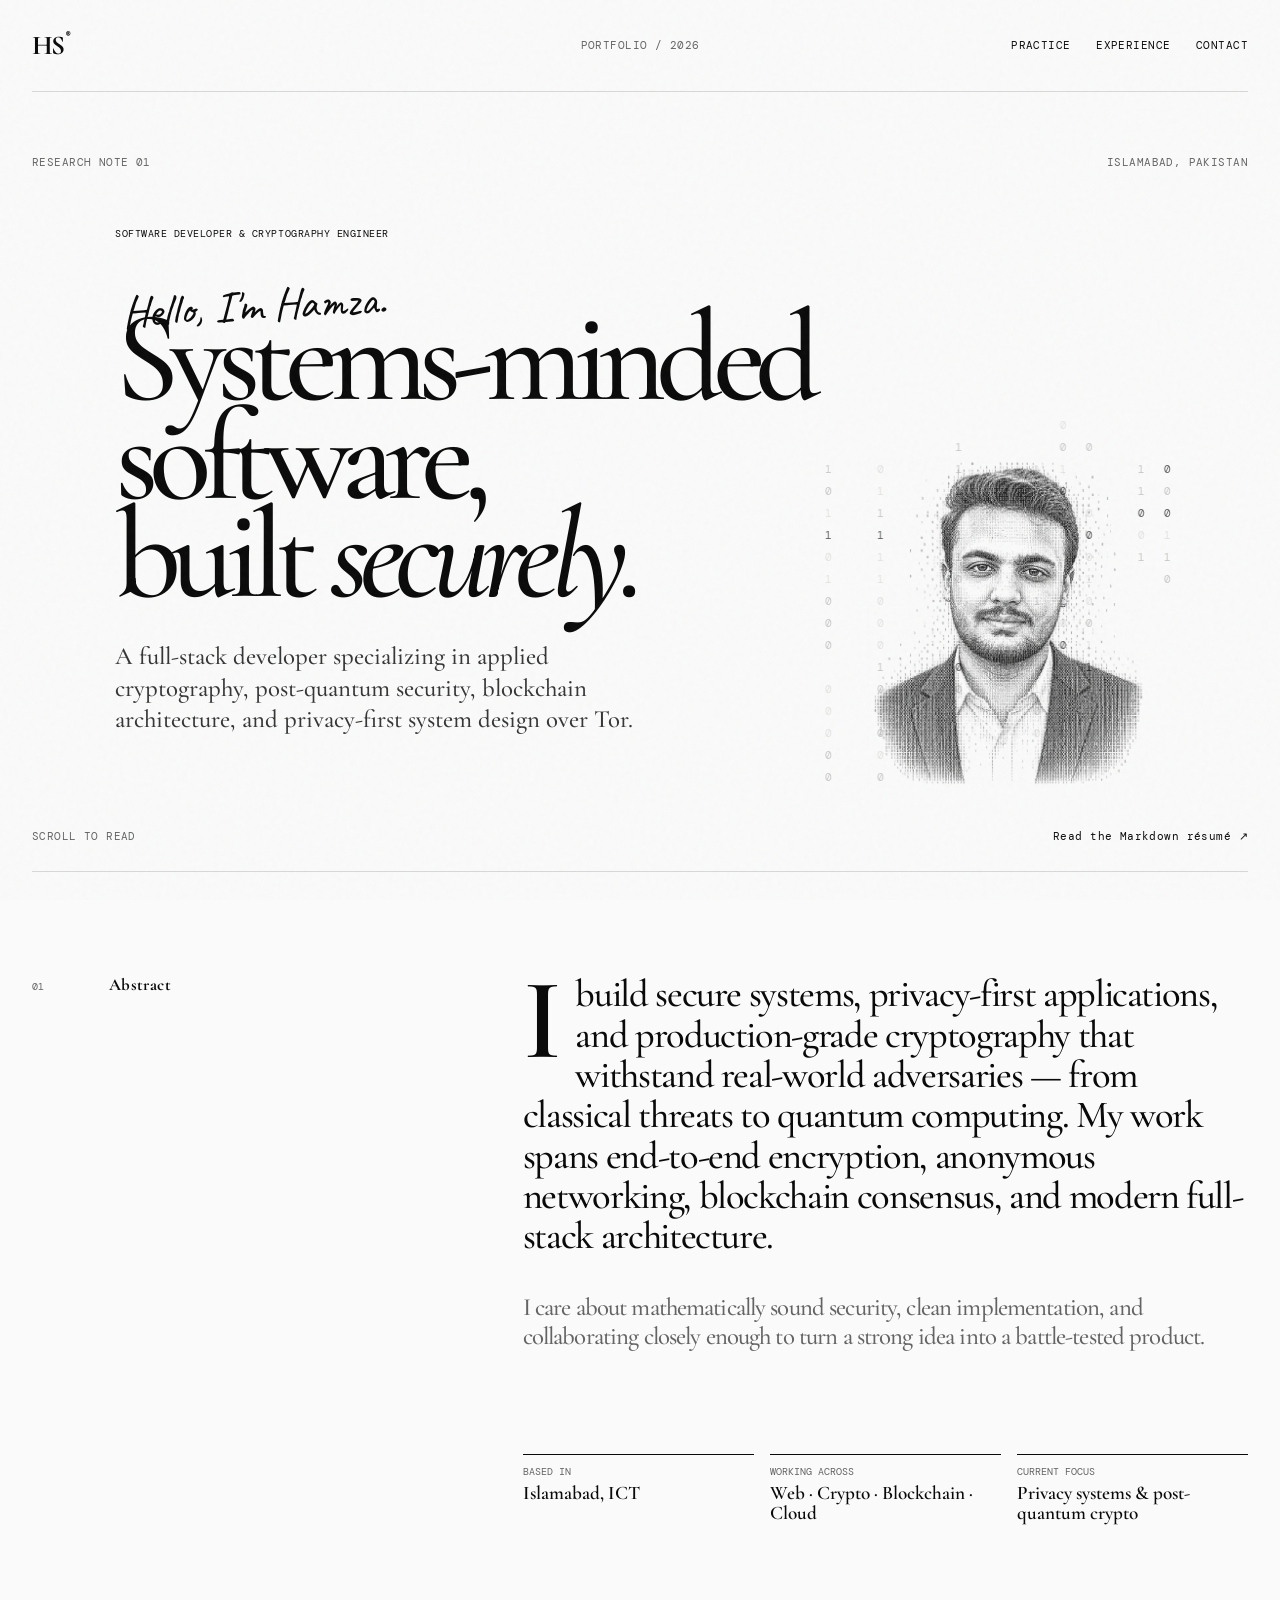
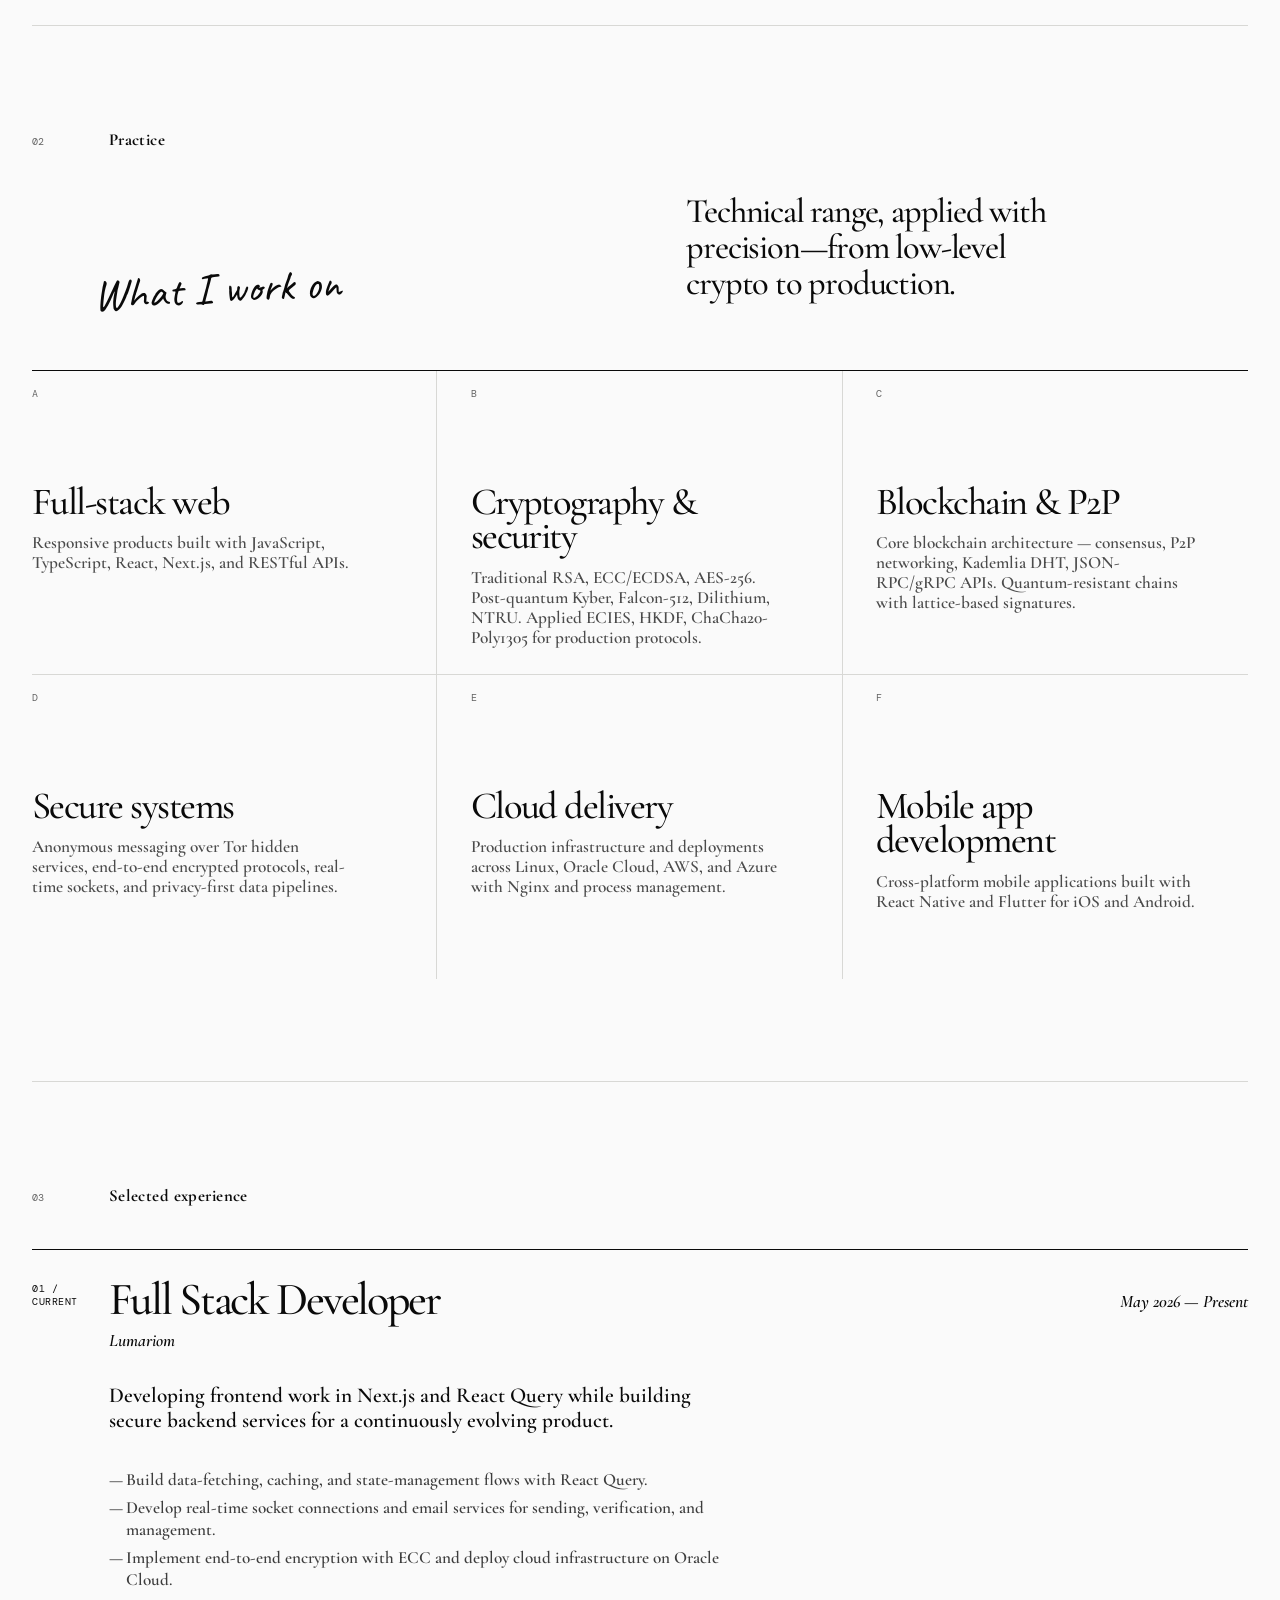
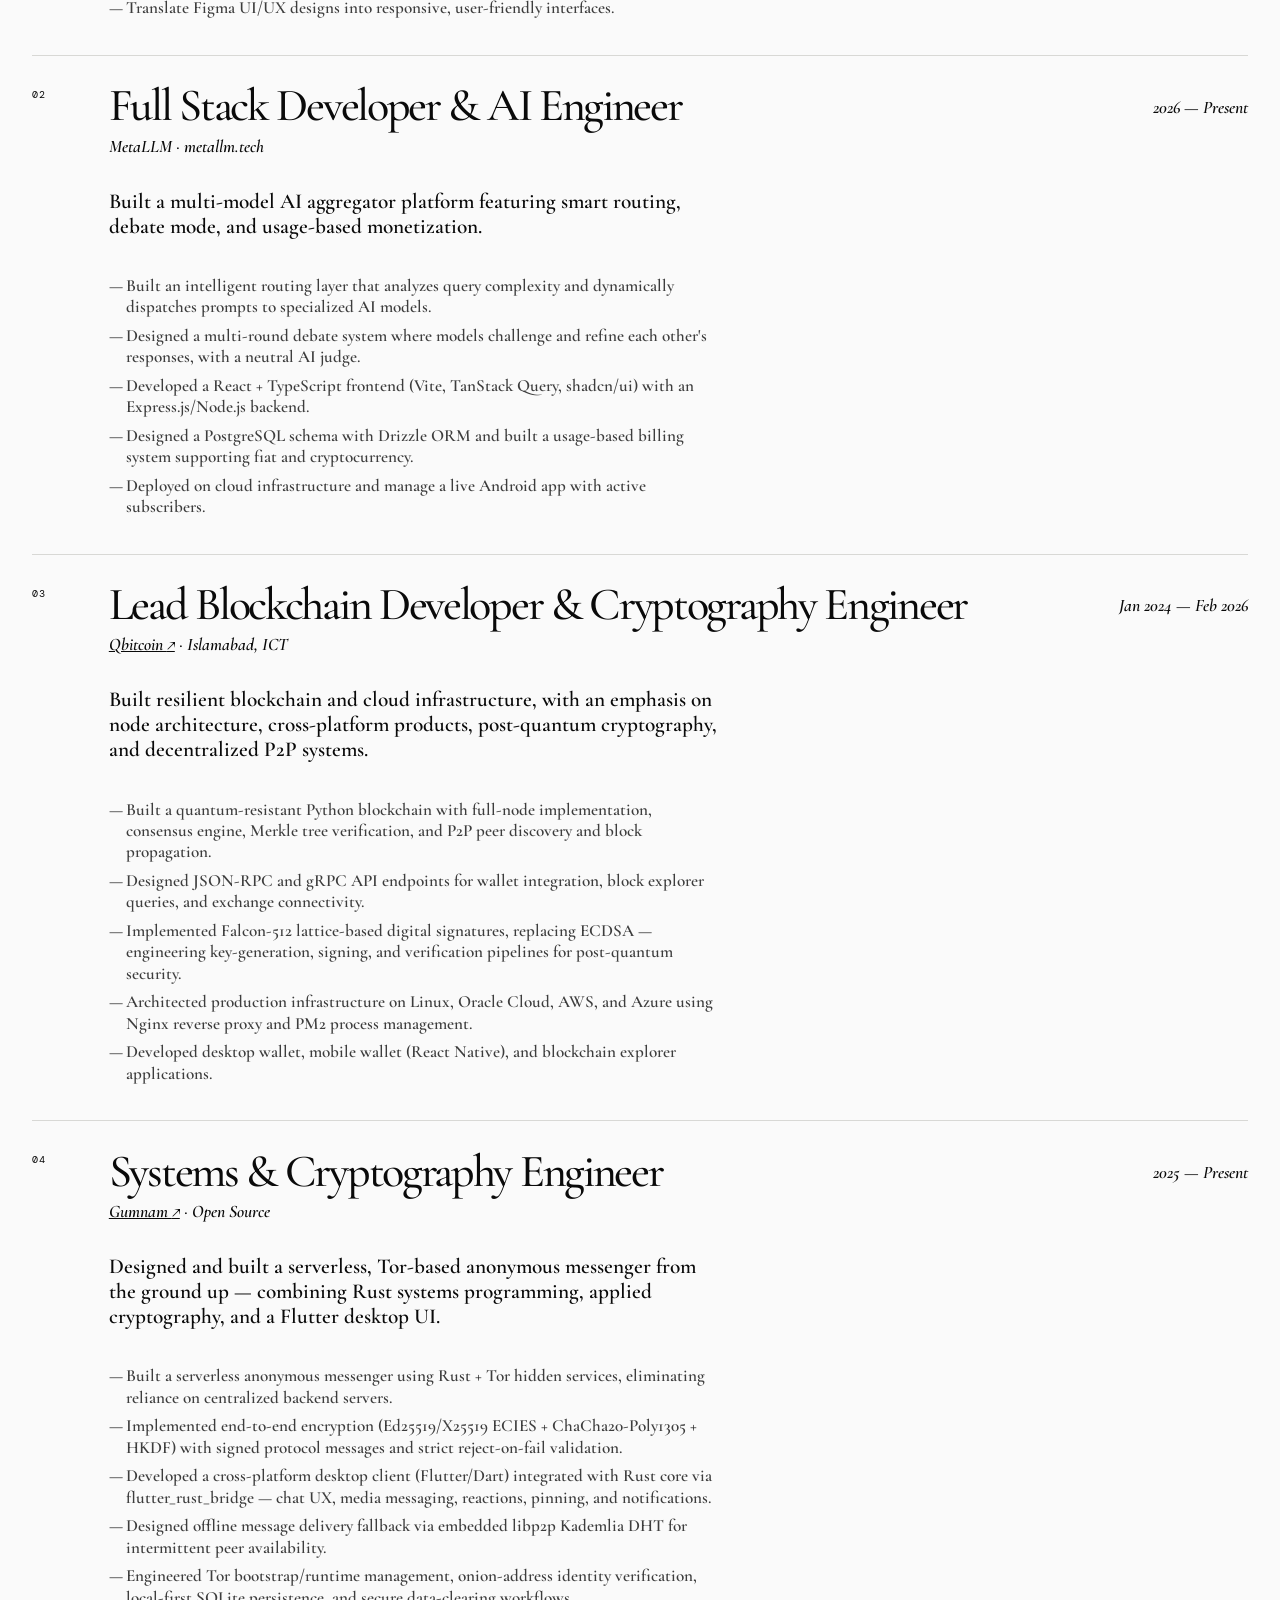
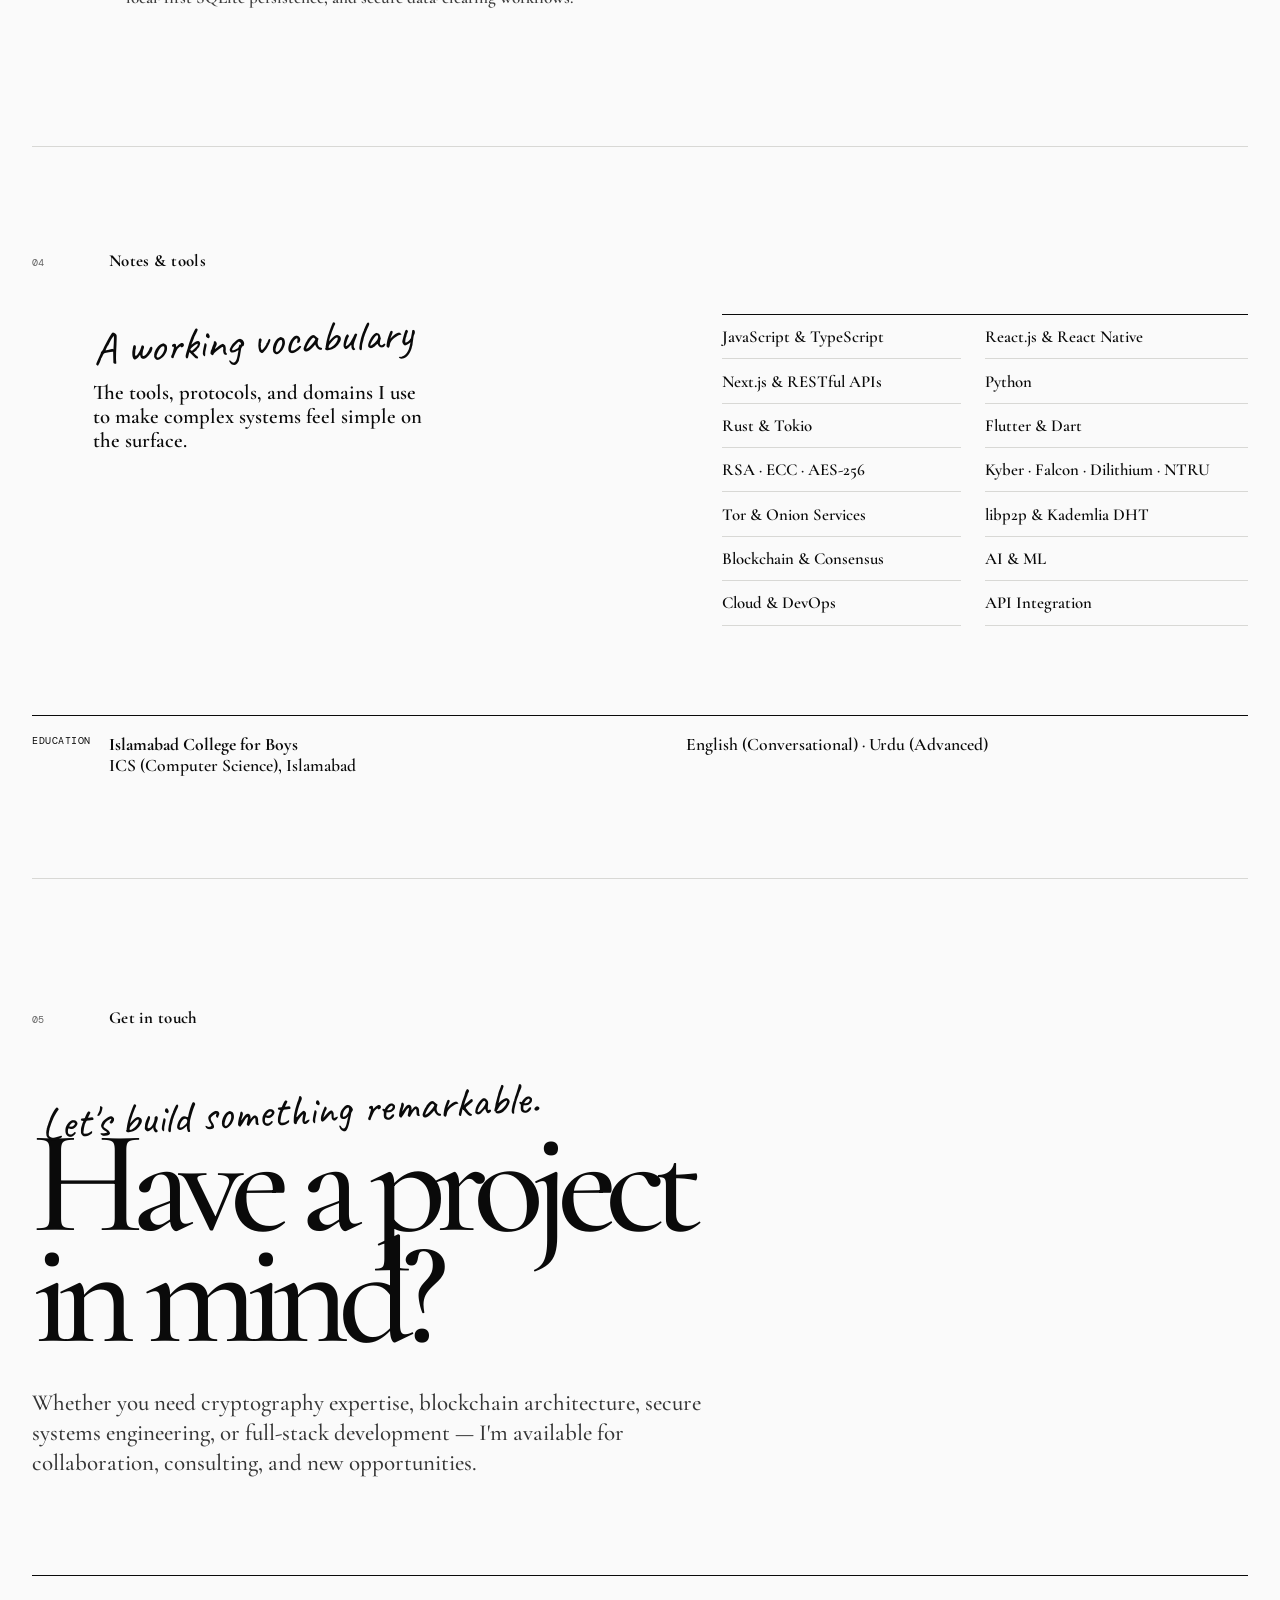
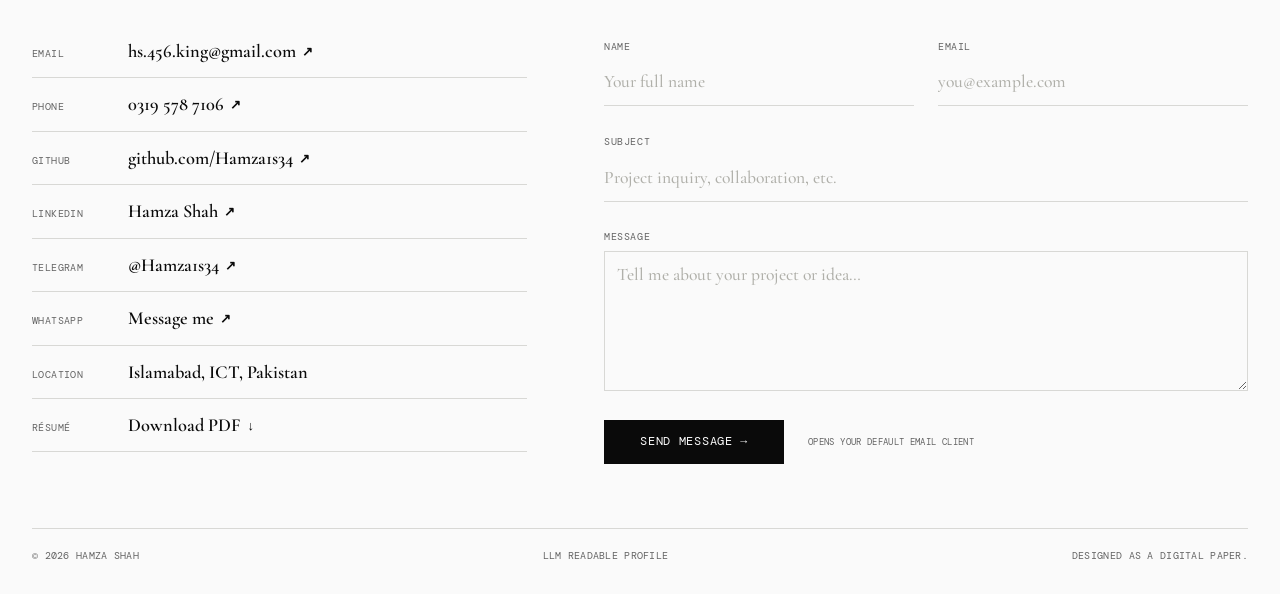
<file: index.html>
<!doctype html>
<html lang="en">
  <head>
    <meta charset="UTF-8" />
    <meta name="viewport" content="width=device-width, initial-scale=1.0" />
    <meta
      name="description"
      content="Hamza Shah — Software Developer & Cryptography Engineer in Islamabad. Expertise in Rust, Tor, post-quantum cryptography (Kyber, Falcon, Dilithium, NTRU), blockchain architecture, and full-stack development."
    />
    <meta
      name="keywords"
      content="Hamza Shah, software developer, cryptography engineer, Rust developer, post-quantum cryptography, Kyber, Falcon-512, Dilithium, NTRU, RSA, ECC, AES, blockchain developer, Tor developer, anonymous messenger, P2P networking, full-stack developer, Islamabad, Pakistan"
    />
    <meta name="author" content="Hamza Shah" />
    <meta name="theme-color" content="#fafafa" />
    <meta name="robots" content="index, follow" />
    <link rel="canonical" href="https://hamza1s34.github.io/hamza-web/" />

    <!-- Open Graph -->
    <meta property="og:title" content="Hamza Shah — Software Developer & Cryptography Engineer" />
    <meta property="og:description" content="Systems-minded software engineer with deep expertise in applied cryptography, post-quantum security, blockchain architecture, and privacy-first system design." />
    <meta property="og:type" content="website" />
    <meta property="og:url" content="https://hamza1s34.github.io/hamza-web/" />
    <meta property="og:locale" content="en_US" />

    <!-- Twitter Card -->
    <meta name="twitter:card" content="summary" />
    <meta name="twitter:title" content="Hamza Shah — Software Developer & Cryptography Engineer" />
    <meta name="twitter:description" content="Rust · Tor · Post-Quantum Cryptography · Blockchain · Full-Stack — building secure, privacy-first systems." />

    <title>Hamza Shah — Software Developer & Cryptography Engineer</title>
    <link rel="preconnect" href="https://fonts.googleapis.com" />
    <link rel="preconnect" href="https://fonts.gstatic.com" crossorigin />
    <link
      href="https://fonts.googleapis.com/css2?family=Caveat:wght@500;600&family=Cormorant+Garamond:ital,wght@0,500;0,600;0,700;1,500;1,600&family=DM+Mono:wght@400;500&family=Inter:wght@400;500;600&display=swap"
      rel="stylesheet"
    />
    <link rel="stylesheet" href="styles.css" />
    <link rel="icon" type="image/svg+xml" href="favicon.svg" />

    <!-- JSON-LD Structured Data -->
    <script type="application/ld+json">
    {
      "@context": "https://schema.org",
      "@type": "Person",
      "name": "Hamza Shah",
      "jobTitle": "Software Developer & Cryptography Engineer",
      "url": "https://hamza1s34.github.io/hamza-web/",
      "email": "hs.456.king@gmail.com",
      "telephone": "+92-319-5787106",
      "address": {
        "@type": "PostalAddress",
        "addressLocality": "Islamabad",
        "addressRegion": "ICT",
        "addressCountry": "PK"
      },
      "sameAs": [
        "https://github.com/Hamza1s34",
        "https://www.linkedin.com/in/hamza-shah-2b510929a/",
        "https://t.me/Hamza1s34"
      ],
      "knowsAbout": [
        "Cryptography", "Post-Quantum Cryptography", "Kyber", "Falcon-512",
        "Dilithium", "NTRU", "RSA", "ECC", "AES", "Blockchain",
        "Rust", "Tor", "P2P Networking", "Full-Stack Development",
        "Flutter", "React Native", "React", "Next.js", "Python", "AI Engineering"
      ],
      "alumniOf": {
        "@type": "EducationalOrganization",
        "name": "Islamabad College for Boys"
      },
      "worksFor": [
        {
          "@type": "Organization",
          "name": "MetaLLM",
          "url": "https://metallm.tech",
          "description": "Multi-model AI aggregator platform with intelligent routing, debate mode, and usage-based monetization."
        },
        {
          "@type": "Organization",
          "name": "Lumariom"
        }
      ],
      "creator": [
        {
          "@type": "SoftwareApplication",
          "name": "Qbitcoin",
          "url": "https://github.com/Hamza1s34/Qbitcoin",
          "description": "Quantum-resistant blockchain built in Python with Falcon-512 post-quantum signatures, full-node implementation, Kademlia P2P, and JSON-RPC/gRPC APIs.",
          "applicationCategory": "Blockchain",
          "operatingSystem": "Linux, Windows, macOS"
        },
        {
          "@type": "SoftwareApplication",
          "name": "Gumnam",
          "url": "https://github.com/Hamza1s34/Gumnam",
          "description": "Serverless, Tor-based anonymous messenger built in Rust with end-to-end encryption (Ed25519/X25519 ECIES, ChaCha20-Poly1305) and a Flutter desktop UI.",
          "applicationCategory": "Communication",
          "operatingSystem": "Linux, Windows, macOS"
        }
      ]
    }
    </script>
  </head>
  <body>
    <a class="skip-link" href="#main-content">Skip to content</a>

    <div class="film-grain" aria-hidden="true"></div>

    <header class="site-header">
      <a class="wordmark" href="#top" aria-label="Hamza Shah, home">HS<span>®</span></a>
      <p class="issue">Portfolio / 2026</p>
      <nav aria-label="Primary navigation">
        <a href="#practice">Practice</a>
        <a href="#experience">Experience</a>
        <a href="#contact">Contact</a>
      </nav>
    </header>

    <main id="main-content">
      <section class="hero paper-section" id="top" aria-labelledby="page-title">
        <div class="hero-meta">
          <p>Research note 01</p>
          <p>Islamabad, Pakistan</p>
        </div>

        <div class="hero-copy">
          <p class="kicker">Software Developer &amp; Cryptography Engineer</p>
          <p class="handwritten">Hello, I'm Hamza.</p>
          <h1 id="page-title">Systems-minded software,<br />built <em>securely.</em></h1>
          <div class="hero-body-row">
            <p class="lede">
              A full-stack developer specializing in applied cryptography, post-quantum security,
              blockchain architecture, and privacy-first system design over Tor.
            </p>
            <div class="hero-portrait-wrap">
              <canvas id="hero-binary-rain" class="hero-binary-rain" aria-hidden="true"></canvas>
              <img
                src="myphoto0.png"
                alt="Hamza Shah binary code portrait"
                class="hero-portrait"
                width="340"
                height="400"
                fetchpriority="high"
              />
            </div>
          </div>
        </div>

        <div class="hero-footnote">
          <p>Scroll to read</p>
          <a href="resume.md" class="source-link">Read the Markdown résumé <span aria-hidden="true">↗</span></a>
        </div>
      </section>

      <section class="abstract paper-section" aria-labelledby="abstract-title">
        <div class="section-label">
          <span>01</span>
          <h2 id="abstract-title">Abstract</h2>
        </div>
        <div class="abstract-copy">
          <p class="drop-cap">
            I build secure systems, privacy-first applications, and production-grade cryptography
            that withstand real-world adversaries — from classical threats to quantum computing.
            My work spans end-to-end encryption, anonymous networking, blockchain consensus, and
            modern full-stack architecture.
          </p>
          <p>
            I care about mathematically sound security, clean implementation, and collaborating
            closely enough to turn a strong idea into a battle-tested product.
          </p>
        </div>
        <dl class="facts">
          <div>
            <dt>Based in</dt>
            <dd>Islamabad, ICT</dd>
          </div>
          <div>
            <dt>Working across</dt>
            <dd>Web · Crypto · Blockchain · Cloud</dd>
          </div>
          <div>
            <dt>Current focus</dt>
            <dd>Privacy systems &amp; post-quantum crypto</dd>
          </div>
        </dl>
      </section>

      <section class="practice paper-section" id="practice" aria-labelledby="practice-title">
        <div class="section-label">
          <span>02</span>
          <h2 id="practice-title">Practice</h2>
        </div>
        <div class="practice-intro">
          <p class="handwritten">What I work on</p>
          <p>Technical range, applied with precision—from low-level crypto to production.</p>
        </div>
        <div class="practice-grid">
          <article>
            <p class="card-number">A</p>
            <h3>Full-stack web</h3>
            <p>Responsive products built with JavaScript, TypeScript, React, Next.js, and RESTful APIs.</p>
          </article>
          <article>
            <p class="card-number">B</p>
            <h3>Cryptography &amp; security</h3>
            <p>Traditional RSA, ECC/ECDSA, AES-256. Post-quantum Kyber, Falcon-512, Dilithium, NTRU. Applied ECIES, HKDF, ChaCha20-Poly1305 for production protocols.</p>
          </article>
          <article>
            <p class="card-number">C</p>
            <h3>Blockchain &amp; P2P</h3>
            <p>Core blockchain architecture — consensus, P2P networking, Kademlia DHT, JSON-RPC/gRPC APIs. Quantum-resistant chains with lattice-based signatures.</p>
          </article>
          <article>
            <p class="card-number">D</p>
            <h3>Secure systems</h3>
            <p>Anonymous messaging over Tor hidden services, end-to-end encrypted protocols, real-time sockets, and privacy-first data pipelines.</p>
          </article>
          <article>
            <p class="card-number">E</p>
            <h3>Cloud delivery</h3>
            <p>Production infrastructure and deployments across Linux, Oracle Cloud, AWS, and Azure with Nginx and process management.</p>
          </article>
          <article>
            <p class="card-number">F</p>
            <h3>Mobile app development</h3>
            <p>Cross-platform mobile applications built with React Native and Flutter for iOS and Android.</p>
          </article>
        </div>
      </section>

      <section class="experience paper-section" id="experience" aria-labelledby="experience-title">
        <div class="section-label">
          <span>03</span>
          <h2 id="experience-title">Selected experience</h2>
        </div>

        <article class="role">
          <div class="role-heading">
            <p class="role-index">01 / Current</p>
            <div>
              <h3>Full Stack Developer</h3>
              <p class="company">Lumariom</p>
            </div>
            <p class="period">May 2026 — Present</p>
          </div>
          <div class="role-body">
            <p>
              Developing frontend work in Next.js and React Query while building secure backend
              services for a continuously evolving product.
            </p>
            <ul>
              <li>Build data-fetching, caching, and state-management flows with React Query.</li>
              <li>Develop real-time socket connections and email services for sending, verification, and management.</li>
              <li>Implement end-to-end encryption with ECC and deploy cloud infrastructure on Oracle Cloud.</li>
              <li>Translate Figma UI/UX designs into responsive, user-friendly interfaces.</li>
            </ul>
          </div>
        </article>

        <article class="role">
          <div class="role-heading">
            <p class="role-index">02</p>
            <div>
              <h3>Full Stack Developer &amp; AI Engineer</h3>
              <p class="company">MetaLLM · metallm.tech</p>
            </div>
            <p class="period">2026 — Present</p>
          </div>
          <div class="role-body">
            <p>
              Built a multi-model AI aggregator platform featuring smart routing, debate mode, and usage-based monetization.
            </p>
            <ul>
              <li>Built an intelligent routing layer that analyzes query complexity and dynamically dispatches prompts to specialized AI models.</li>
              <li>Designed a multi-round debate system where models challenge and refine each other's responses, with a neutral AI judge.</li>
              <li>Developed a React + TypeScript frontend (Vite, TanStack Query, shadcn/ui) with an Express.js/Node.js backend.</li>
              <li>Designed a PostgreSQL schema with Drizzle ORM and built a usage-based billing system supporting fiat and cryptocurrency.</li>
              <li>Deployed on cloud infrastructure and manage a live Android app with active subscribers.</li>
            </ul>
          </div>
        </article>

        <article class="role">
          <div class="role-heading">
            <p class="role-index">03</p>
            <div>
              <h3>Lead Blockchain Developer &amp; Cryptography Engineer</h3>
              <p class="company"><a href="https://github.com/Hamza1s34/Qbitcoin" target="_blank" rel="noreferrer">Qbitcoin <span aria-hidden="true">↗</span></a> · Islamabad, ICT</p>
            </div>
            <p class="period">Jan 2024 — Feb 2026</p>
          </div>
          <div class="role-body">
            <p>
              Built resilient blockchain and cloud infrastructure, with an emphasis on node
              architecture, cross-platform products, post-quantum cryptography, and decentralized P2P systems.
            </p>
            <ul>
              <li>Built a quantum-resistant Python blockchain with full-node implementation, consensus engine, Merkle tree verification, and P2P peer discovery and block propagation.</li>
              <li>Designed JSON-RPC and gRPC API endpoints for wallet integration, block explorer queries, and exchange connectivity.</li>
              <li>Implemented Falcon-512 lattice-based digital signatures, replacing ECDSA — engineering key-generation, signing, and verification pipelines for post-quantum security.</li>
              <li>Architected production infrastructure on Linux, Oracle Cloud, AWS, and Azure using Nginx reverse proxy and PM2 process management.</li>
              <li>Developed desktop wallet, mobile wallet (React Native), and blockchain explorer applications.</li>
            </ul>
          </div>
        </article>

        <article class="role">
          <div class="role-heading">
            <p class="role-index">04</p>
            <div>
              <h3>Systems &amp; Cryptography Engineer</h3>
              <p class="company"><a href="https://github.com/Hamza1s34/Gumnam" target="_blank" rel="noreferrer">Gumnam <span aria-hidden="true">↗</span></a> · Open Source</p>
            </div>
            <p class="period">2025 — Present</p>
          </div>
          <div class="role-body">
            <p>
              Designed and built a serverless, Tor-based anonymous messenger from the ground up —
              combining Rust systems programming, applied cryptography, and a Flutter desktop UI.
            </p>
            <ul>
              <li>Built a serverless anonymous messenger using Rust + Tor hidden services, eliminating reliance on centralized backend servers.</li>
              <li>Implemented end-to-end encryption (Ed25519/X25519 ECIES + ChaCha20-Poly1305 + HKDF) with signed protocol messages and strict reject-on-fail validation.</li>
              <li>Developed a cross-platform desktop client (Flutter/Dart) integrated with Rust core via flutter_rust_bridge — chat UX, media messaging, reactions, pinning, and notifications.</li>
              <li>Designed offline message delivery fallback via embedded libp2p Kademlia DHT for intermittent peer availability.</li>
              <li>Engineered Tor bootstrap/runtime management, onion-address identity verification, local-first SQLite persistence, and secure data-clearing workflows.</li>
            </ul>
          </div>
        </article>
      </section>

      <section class="notes paper-section" aria-labelledby="notes-title">
        <div class="section-label">
          <span>04</span>
          <h2 id="notes-title">Notes &amp; tools</h2>
        </div>
        <div class="notes-layout">
          <div>
            <p class="handwritten">A working vocabulary</p>
            <p class="notes-copy">The tools, protocols, and domains I use to make complex systems feel simple on the surface.</p>
          </div>
          <ul class="skills-list" aria-label="Technical skills">
            <li>JavaScript &amp; TypeScript</li>
            <li>React.js &amp; React Native</li>
            <li>Next.js &amp; RESTful APIs</li>
            <li>Python</li>
            <li>Rust &amp; Tokio</li>
            <li>Flutter &amp; Dart</li>
            <li>RSA · ECC · AES-256</li>
            <li>Kyber · Falcon · Dilithium · NTRU</li>
            <li>Tor &amp; Onion Services</li>
            <li>libp2p &amp; Kademlia DHT</li>
            <li>Blockchain &amp; Consensus</li>
            <li>AI &amp; ML</li>
            <li>Cloud &amp; DevOps</li>
            <li>API Integration</li>
          </ul>
        </div>
        <div class="education">
          <p class="role-index">Education</p>
          <p><strong>Islamabad College for Boys</strong><br />ICS (Computer Science), Islamabad</p>
          <p>English (Conversational) · Urdu (Advanced)</p>
        </div>
      </section>

      <section class="contact paper-section" id="contact" aria-labelledby="contact-title">
        <div class="section-label">
          <span>05</span>
          <h2 id="contact-title">Get in touch</h2>
        </div>

        <div class="contact-hero">
          <p class="handwritten">Let's build something remarkable.</p>
          <p class="contact-headline">Have a project<br />in mind?</p>
          <p class="contact-lede">
            Whether you need cryptography expertise, blockchain architecture, secure systems
            engineering, or full-stack development — I'm available for collaboration, consulting,
            and new opportunities.
          </p>
        </div>

        <div class="contact-grid">
          <dl class="contact-details" aria-label="Contact information">
            <div class="contact-item">
              <dt>Email</dt>
              <dd><a href="mailto:hs.456.king@gmail.com" id="contact-email-link">hs.456.king@gmail.com <span aria-hidden="true">↗</span></a></dd>
            </div>
            <div class="contact-item">
              <dt>Phone</dt>
              <dd><a href="tel:+923195787106" id="contact-phone-link">0319 578 7106 <span aria-hidden="true">↗</span></a></dd>
            </div>
            <div class="contact-item">
              <dt>GitHub</dt>
              <dd><a href="https://github.com/Hamza1s34" target="_blank" rel="noreferrer" id="contact-github-link">github.com/Hamza1s34 <span aria-hidden="true">↗</span></a></dd>
            </div>
            <div class="contact-item">
              <dt>LinkedIn</dt>
              <dd><a href="https://www.linkedin.com/in/hamza-shah-2b510929a/" target="_blank" rel="noreferrer" id="contact-linkedin-link">Hamza Shah <span aria-hidden="true">↗</span></a></dd>
            </div>
            <div class="contact-item">
              <dt>Telegram</dt>
              <dd><a href="https://t.me/Hamza1s34" target="_blank" rel="noreferrer" id="contact-telegram-link">@Hamza1s34 <span aria-hidden="true">↗</span></a></dd>
            </div>
            <div class="contact-item">
              <dt>WhatsApp</dt>
              <dd><a href="https://wa.me/923195787106" target="_blank" rel="noreferrer" id="contact-whatsapp-link">Message me <span aria-hidden="true">↗</span></a></dd>
            </div>
            <div class="contact-item">
              <dt>Location</dt>
              <dd>Islamabad, ICT, Pakistan</dd>
            </div>
            <div class="contact-item">
              <dt>Résumé</dt>
              <dd><a href="Hamza_Shah_Resume.pdf" target="_blank" id="contact-resume-link">Download PDF <span aria-hidden="true">↓</span></a></dd>
            </div>
          </dl>

          <form class="contact-form" id="contact-form" novalidate>
            <div class="form-group">
              <label for="cf-name">Name</label>
              <input type="text" id="cf-name" name="name" required autocomplete="name" placeholder="Your full name" />
            </div>
            <div class="form-group">
              <label for="cf-email">Email</label>
              <input type="email" id="cf-email" name="email" required autocomplete="email" placeholder="you@example.com" />
            </div>
            <div class="form-group form-group--full">
              <label for="cf-subject">Subject</label>
              <input type="text" id="cf-subject" name="subject" required placeholder="Project inquiry, collaboration, etc." />
            </div>
            <div class="form-group form-group--full">
              <label for="cf-message">Message</label>
              <textarea id="cf-message" name="message" rows="5" required placeholder="Tell me about your project or idea…"></textarea>
            </div>
            <div class="form-actions">
              <button type="submit" id="contact-submit">Send message <span aria-hidden="true">→</span></button>
              <p class="form-note">Opens your default email client</p>
            </div>
          </form>
        </div>
      </section>
    </main>

    <footer>
      <p>© <span id="year"></span> Hamza Shah</p>
      <a href="llms.txt">llm readable profile</a>
      <p>Designed as a digital paper.</p>
    </footer>

    <script src="script.js"></script>
  </body>
</html>
</file>
<file: styles.css>
:root {
  --paper: #fafafa;
  --paper-deep: #f3f3f1;
  --ink: #0a0a0a;
  --muted: #646464;
  --line: #d8d8d5;
  --accent: #1a1a2e;
  --serif: "Cormorant Garamond", Iowan Old Style, Baskerville, "Times New Roman", serif;
  --sans: Inter, Helvetica, Arial, sans-serif;
  --mono: "DM Mono", "SFMono-Regular", Consolas, monospace;
  --script: Caveat, "Bradley Hand", "Segoe Print", cursive;
}

* { box-sizing: border-box; }

html { scroll-behavior: smooth; }

body {
  min-width: 320px;
  margin: 0;
  color: var(--ink);
  background: var(--paper);
  font-family: var(--sans);
  -webkit-font-smoothing: antialiased;
}

a { color: inherit; }

.skip-link {
  position: fixed;
  z-index: 20;
  top: 0.75rem;
  left: 50%;
  padding: 0.55rem 0.75rem;
  background: var(--ink);
  color: var(--paper);
  transform: translate(-50%, -180%);
}

.skip-link:focus { transform: translate(-50%, 0); }

.film-grain {
  position: fixed;
  z-index: 8;
  inset: 0;
  pointer-events: none;
  opacity: 0.035;
  background-image: url("data:image/svg+xml,%3Csvg viewBox='0 0 180 180' xmlns='http://www.w3.org/2000/svg'%3E%3Cfilter id='n'%3E%3CfeTurbulence type='fractalNoise' baseFrequency='.95' numOctaves='4' stitchTiles='stitch'/%3E%3C/filter%3E%3Crect width='100%25' height='100%25' filter='url(%23n)' opacity='.95'/%3E%3C/svg%3E");
}

.site-header,
footer {
  width: min(1400px, calc(100% - 4rem));
  margin-inline: auto;
}

.site-header {
  display: grid;
  grid-template-columns: 1fr auto 1fr;
  align-items: center;
  min-height: 5.75rem;
  border-bottom: 1px solid var(--line);
  font-family: var(--mono);
  font-size: 0.66rem;
  letter-spacing: 0.04em;
  text-transform: uppercase;
}

.wordmark {
  width: max-content;
  font-family: var(--serif);
  font-size: 1.7rem;
  font-weight: 700;
  letter-spacing: -0.08em;
  text-decoration: none;
}

.wordmark span {
  margin-left: 0.18rem;
  font-family: var(--mono);
  font-size: 0.42rem;
  vertical-align: top;
}

.issue { margin: 0; color: var(--muted); }

nav {
  display: flex;
  justify-content: flex-end;
  gap: clamp(0.85rem, 2vw, 1.75rem);
}

nav a, .source-link, footer a {
  text-underline-offset: 0.22em;
  text-decoration-color: transparent;
  transition: text-decoration-color 180ms ease;
}

nav a:hover, nav a:focus-visible, .source-link:hover, .source-link:focus-visible, footer a:hover, footer a:focus-visible {
  text-decoration-color: currentColor;
}

.paper-section {
  width: min(1400px, calc(100% - 4rem));
  margin-inline: auto;
  border-bottom: 1px solid var(--line);
}

.hero {
  display: flex;
  min-height: min(780px, calc(100svh - 5.75rem));
  padding: clamp(2rem, 5vw, 5rem) 0 1.75rem;
  flex-direction: column;
  justify-content: space-between;
}

.hero-meta,
.hero-footnote {
  display: flex;
  justify-content: space-between;
  gap: 1rem;
  color: var(--muted);
  font-family: var(--mono);
  font-size: 0.66rem;
  letter-spacing: 0.04em;
  text-transform: uppercase;
}

.hero-meta p, .hero-footnote p { margin: 0; }

.hero-copy { max-width: 1060px; margin: 3.5rem auto 2.5rem; }

.kicker, .role-index, .card-number {
  margin: 0;
  font-family: var(--mono);
  font-size: 0.65rem;
  letter-spacing: 0.05em;
  text-transform: uppercase;
}

.handwritten {
  margin: 0;
  font-family: var(--script);
  font-size: clamp(1.65rem, 3.5vw, 3.2rem);
  line-height: 0.95;
  transform: rotate(-3deg);
}

.hero .handwritten { margin: 1.5rem 0 0.2rem 0.45rem; }

h1, h2, h3, p { text-wrap: pretty; }

h1, h2, h3 { font-family: var(--serif); }

h1 {
  max-width: 1050px;
  margin: 0;
  font-size: clamp(4.3rem, 10.1vw, 9.4rem);
  font-weight: 500;
  letter-spacing: -0.075em;
  line-height: 0.76;
}

h1 em { font-weight: 500; }

.lede {
  max-width: 560px;
  margin: 2.3rem 0 0;
  color: #353535;
  font-family: var(--serif);
  font-size: clamp(1.2rem, 2vw, 1.55rem);
  font-weight: 500;
  line-height: 1.28;
}

.hero-body-row {
  display: flex;
  align-items: flex-start;
  justify-content: space-between;
  gap: 2rem;
  margin-top: 2.3rem;
}

.hero-body-row .lede {
  margin-top: 0;
  flex: 1 1 500px;
  max-width: 560px;
}

.hero-portrait-wrap {
  flex: 0 0 auto;
  position: relative;
  margin-top: -11.5rem;
  margin-right: 1rem;
}

.hero-binary-rain {
  position: absolute;
  top: -50px;
  left: -50px;
  right: -50px;
  bottom: -30px;
  width: calc(100% + 100px);
  height: calc(100% + 80px);
  pointer-events: none;
  z-index: 0;
  opacity: 0.85;
}

.hero-portrait {
  position: relative;
  z-index: 1;
  width: clamp(200px, 22vw, 310px);
  height: auto;
  display: block;
  mix-blend-mode: multiply;
  opacity: 0.94;
  transition: opacity 300ms ease, transform 300ms ease;
}

.hero-portrait-wrap:hover .hero-portrait {
  opacity: 1;
  transform: scale(1.02);
}

.source-link { color: var(--ink); text-transform: none; }

.abstract, .practice, .experience, .notes { padding: clamp(4rem, 8vw, 8.5rem) 0; }

.section-label {
  display: grid;
  grid-template-columns: 3.8rem 1fr;
  gap: 1rem;
  align-items: baseline;
  margin-bottom: clamp(3rem, 6vw, 6rem);
}

.section-label span {
  color: var(--muted);
  font-family: var(--mono);
  font-size: 0.65rem;
}

.section-label h2 { margin: 0; font-size: 1.05rem; font-weight: 700; letter-spacing: 0.025em; }

.abstract { display: grid; grid-template-columns: 1fr 2fr; column-gap: clamp(3rem, 10vw, 11rem); }
.abstract .section-label { grid-column: 1; }

.abstract-copy { grid-column: 2; max-width: 830px; }

.abstract-copy p {
  margin: 0;
  font-family: var(--serif);
  font-size: clamp(1.55rem, 3vw, 2.6rem);
  font-weight: 500;
  letter-spacing: -0.035em;
  line-height: 1.05;
}

.abstract-copy p + p { margin-top: 2.25rem; color: var(--muted); font-size: clamp(1.15rem, 2.1vw, 1.55rem); line-height: 1.2; }

.drop-cap::first-letter {
  float: left;
  margin: 0.035em 0.13em -0.04em 0;
  font-size: 3em;
  font-weight: 600;
  line-height: 0.75;
}

.facts {
  display: grid;
  grid-column: 2;
  grid-template-columns: repeat(3, 1fr);
  gap: 1rem;
  max-width: 830px;
  margin: clamp(4rem, 8vw, 7.5rem) 0 0;
}

.facts div { border-top: 1px solid var(--ink); padding-top: 0.6rem; }
.facts dt { color: var(--muted); font-family: var(--mono); font-size: 0.6rem; text-transform: uppercase; }
.facts dd { margin: 0.4rem 0 0; font-family: var(--serif); font-size: 1.2rem; font-weight: 600; line-height: 1; }

.practice .section-label, .experience .section-label, .notes .section-label { margin-bottom: 2.7rem; }

.practice-intro { display: grid; grid-template-columns: 1fr 1fr; gap: 2rem; margin: 0 0 4.3rem 3.8rem; }
.practice-intro .handwritten { align-self: end; }
.practice-intro > p:last-child { max-width: 390px; margin: 0; font-family: var(--serif); font-size: clamp(1.5rem, 2.7vw, 2.15rem); font-weight: 500; letter-spacing: -0.035em; line-height: 1.05; }

/* ── Practice grid: 5 cards in 3 columns ── */
.practice-grid {
  display: grid;
  grid-template-columns: repeat(3, 1fr);
  border-top: 1px solid var(--ink);
}

.practice-grid article {
  min-height: 19rem;
  padding: 1rem clamp(1.15rem, 2.6vw, 2.3rem) 1.5rem;
  border-right: 1px solid var(--line);
  border-bottom: 1px solid var(--line);
  transition: background-color 280ms ease;
}

.practice-grid article:hover {
  background-color: var(--paper-deep);
}

/* First card in each row: no left padding */
.practice-grid article:nth-child(3n + 1) {
  padding-left: 0;
}

/* Last card in each row of 3: no right border */
.practice-grid article:nth-child(3n) {
  border-right: 0;
}

/* Bottom row cards: no bottom border */
.practice-grid article:nth-child(n+4) {
  border-bottom: 0;
}

.card-number { color: var(--muted); }

.practice-grid h3 {
  margin: 5.3rem 0 0.85rem;
  font-size: clamp(1.75rem, 3vw, 2.6rem);
  font-weight: 500;
  letter-spacing: -0.04em;
  line-height: 0.9;
}

.practice-grid article > p:last-child {
  max-width: 320px;
  margin: 0;
  color: #4b4b4b;
  font-family: var(--serif);
  font-size: 1.08rem;
  font-weight: 600;
  line-height: 1.16;
}

/* ── Experience roles ── */
.role { padding: 2rem 0 2.25rem; border-top: 1px solid var(--ink); }
.role + .role { border-top-color: var(--line); }
.role-heading { display: grid; grid-template-columns: 3.8rem minmax(0, 1fr) auto; gap: 1rem; align-items: start; }
.role h3 { margin: -0.22rem 0 0; font-size: clamp(2rem, 3.6vw, 3.25rem); font-weight: 500; letter-spacing: -0.05em; line-height: 0.92; }
.company, .period { margin: 0.55rem 0 0; font-family: var(--serif); font-size: 1.1rem; font-style: italic; font-weight: 600; }
.period { text-align: right; white-space: nowrap; }
.role-body { display: grid; grid-template-columns: 3.8rem minmax(0, 610px); gap: 1rem; margin: 2rem 0 0; }
.role-body > p, .role-body ul { grid-column: 2; }
.role-body > p { margin: 0; font-family: var(--serif); font-size: 1.33rem; font-weight: 600; line-height: 1.18; }
.role-body ul { max-width: 620px; margin: 1.25rem 0 0; padding: 0; list-style: none; color: #3d3d3d; font-family: var(--serif); font-size: 1.07rem; font-weight: 600; line-height: 1.25; }
.role-body li { position: relative; padding-left: 1.05rem; }
.role-body li::before { position: absolute; left: 0; content: "—"; }
.role-body li + li { margin-top: 0.45rem; }

/* ── Notes & Skills ── */
.notes-layout { display: grid; grid-template-columns: 1fr 1fr; gap: clamp(2rem, 8vw, 8rem); margin-left: 3.8rem; }
.notes-layout .handwritten { margin: 0 0 1.5rem; }
.notes-copy { max-width: 330px; margin: 0; font-family: var(--serif); font-size: 1.3rem; font-weight: 600; line-height: 1.16; }
.skills-list { display: grid; grid-template-columns: 1fr 1fr; gap: 0; margin: 0; padding: 0; list-style: none; border-top: 1px solid var(--ink); }
.skills-list li {
  padding: 0.7rem 0.5rem 0.7rem 0;
  border-bottom: 1px solid var(--line);
  font-family: var(--serif);
  font-size: 1.05rem;
  font-weight: 600;
  transition: padding-left 200ms ease, color 200ms ease;
}
.skills-list li:hover {
  padding-left: 0.4rem;
  color: var(--accent);
}
.skills-list li:nth-child(odd) { margin-right: 1.5rem; }
.education { display: grid; grid-template-columns: 3.8rem 1fr 1fr; gap: 1rem; margin-top: clamp(4rem, 7vw, 6.7rem); padding-top: 1.2rem; border-top: 1px solid var(--ink); }
.education p { margin: 0; font-family: var(--serif); font-size: 1.1rem; font-weight: 600; line-height: 1.15; }
.education .role-index { font-family: var(--mono); font-size: 0.65rem; font-weight: 400; }

/* ── Contact section ── */
.contact {
  padding: clamp(4rem, 10vw, 8.5rem) 0 clamp(3rem, 5vw, 5rem);
}

.contact .section-label {
  margin-bottom: 2.7rem;
}

.contact-hero {
  margin-bottom: clamp(4rem, 8vw, 6rem);
}

.contact-hero .handwritten {
  margin: 0 0 0.9rem 0.5rem;
}

.contact-headline {
  margin: 0;
  font-family: var(--serif);
  font-size: clamp(4.4rem, 11.5vw, 10.8rem);
  font-weight: 500;
  letter-spacing: -0.085em;
  line-height: 0.75;
}

.contact-lede {
  max-width: 680px;
  margin: 2.5rem 0 0;
  color: #353535;
  font-family: var(--serif);
  font-size: clamp(1.15rem, 1.8vw, 1.45rem);
  font-weight: 500;
  line-height: 1.3;
}

.contact-grid {
  display: grid;
  grid-template-columns: 1fr 1.3fr;
  gap: clamp(3rem, 6vw, 6rem);
  border-top: 1px solid var(--ink);
  padding-top: clamp(2.5rem, 5vw, 4rem);
}

/* ── Contact details ── */
.contact-details {
  margin: 0;
  padding: 0;
}

.contact-item {
  display: grid;
  grid-template-columns: 5.5rem 1fr;
  gap: 0.5rem;
  padding: 0.95rem 0;
  border-bottom: 1px solid var(--line);
  align-items: baseline;
}

.contact-item:first-child {
  padding-top: 0;
}

.contact-item dt {
  color: var(--muted);
  font-family: var(--mono);
  font-size: 0.62rem;
  letter-spacing: 0.04em;
  text-transform: uppercase;
}

.contact-item dd {
  margin: 0;
  font-family: var(--serif);
  font-size: 1.15rem;
  font-weight: 600;
  line-height: 1.2;
}

.contact-item dd a {
  text-decoration: none;
  transition: text-decoration-color 180ms ease;
}

.contact-item dd a:hover,
.contact-item dd a:focus-visible {
  text-decoration: underline;
  text-underline-offset: 0.2em;
}

.contact-item dd a span {
  font-family: var(--mono);
  font-size: 0.7em;
  vertical-align: 0.08em;
  margin-left: 0.15em;
}

/* ── Contact form ── */
.contact-form {
  display: grid;
  grid-template-columns: 1fr 1fr;
  gap: 1.8rem 1.5rem;
}

.form-group {
  display: flex;
  flex-direction: column;
}

.form-group--full {
  grid-column: 1 / -1;
}

.form-group label {
  margin-bottom: 0.45rem;
  color: var(--muted);
  font-family: var(--mono);
  font-size: 0.6rem;
  letter-spacing: 0.06em;
  text-transform: uppercase;
}

.form-group input,
.form-group textarea {
  width: 100%;
  padding: 0.7rem 0;
  border: none;
  border-bottom: 1px solid var(--line);
  background: transparent;
  color: var(--ink);
  font-family: var(--serif);
  font-size: 1.1rem;
  font-weight: 600;
  line-height: 1.3;
  outline: none;
  transition: border-color 250ms ease;
}

.form-group input::placeholder,
.form-group textarea::placeholder {
  color: #b0b0aa;
  font-weight: 500;
}

.form-group input:focus,
.form-group textarea:focus {
  border-bottom-color: var(--ink);
}

.form-group input:user-valid {
  border-bottom-color: #2d6a4f;
}

.form-group input:user-invalid {
  border-bottom-color: #c1121f;
}

.form-group textarea {
  resize: vertical;
  min-height: 7rem;
  border: 1px solid var(--line);
  padding: 0.75rem;
  border-radius: 0;
  transition: border-color 250ms ease;
}

.form-group textarea:focus {
  border-color: var(--ink);
}

.form-actions {
  grid-column: 1 / -1;
  display: flex;
  align-items: center;
  gap: 1.5rem;
}

.form-actions button {
  padding: 0.85rem 2.2rem;
  border: 1px solid var(--ink);
  background: var(--ink);
  color: var(--paper);
  font-family: var(--mono);
  font-size: 0.72rem;
  letter-spacing: 0.06em;
  text-transform: uppercase;
  cursor: pointer;
  transition: background-color 250ms ease, color 250ms ease, transform 120ms ease;
}

.form-actions button:hover,
.form-actions button:focus-visible {
  background: transparent;
  color: var(--ink);
}

.form-actions button:active {
  transform: scale(0.97);
}

.form-actions button span {
  display: inline-block;
  transition: transform 200ms ease;
}

.form-actions button:hover span {
  transform: translateX(3px);
}

.form-note {
  margin: 0;
  color: var(--muted);
  font-family: var(--mono);
  font-size: 0.55rem;
  letter-spacing: 0.04em;
  text-transform: uppercase;
}

/* ── Footer ── */
footer { display: flex; justify-content: space-between; gap: 1rem; padding: 1.25rem 0 2rem; color: var(--muted); font-family: var(--mono); font-size: 0.6rem; letter-spacing: 0.03em; text-transform: uppercase; }
footer p { margin: 0; }

/* ──────────────────── Responsive ──────────────────── */
@media (max-width: 760px) {
  .site-header, .paper-section, footer { width: min(100% - 2.25rem, 1400px); }
  .site-header { grid-template-columns: 1fr auto; min-height: 4.7rem; }
  .site-header .issue { display: none; }
  nav { gap: 0.85rem; }
  nav a:nth-child(2) { display: none; }
  .hero { min-height: min(680px, calc(100svh - 4.7rem)); }
  .hero-meta { font-size: 0.56rem; }
  h1 { font-size: clamp(3.4rem, 16.2vw, 5.4rem); line-height: 0.79; }
  .hero-body-row { flex-direction: column-reverse; gap: 2rem; margin-top: 2rem; }
  .hero-portrait-wrap {
    margin-top: 0;
    margin-right: 0;
    align-self: center;
    max-width: 100%;
  }
  .hero-binary-rain {
    top: -35px;
    left: -35px;
    right: -35px;
    bottom: -20px;
    width: calc(100% + 70px);
    height: calc(100% + 55px);
    opacity: 0.8;
  }
  .hero-portrait { width: min(230px, 72vw); }
  .lede { margin-top: 0; }
  .section-label { grid-template-columns: 2.3rem 1fr; }
  .abstract { display: block; }
  .abstract .section-label { margin-bottom: 3rem; }
  .abstract-copy { max-width: none; }
  .facts { grid-template-columns: 1fr; margin-top: 3.5rem; }
  .facts div { display: grid; grid-template-columns: 9rem 1fr; gap: 1rem; }
  .facts dd { margin-top: 0.15rem; }
  .practice-intro { display: block; margin: 0 0 3.4rem 2.3rem; }
  .practice-intro .handwritten { margin-bottom: 1.8rem; }

  /* Practice grid: single column on mobile */
  .practice-grid { display: block; }
  .practice-grid article,
  .practice-grid article:first-child,
  .practice-grid article:nth-child(4) {
    min-height: auto;
    padding: 1rem 0 2.3rem;
    border-right: 0;
    border-bottom: 1px solid var(--line);
  }
  .practice-grid article:last-child { border-bottom: 0; }
  .practice-grid h3 { margin-top: 2.7rem; }

  .role-heading { grid-template-columns: 2.3rem minmax(0, 1fr); }
  .period { grid-column: 2; margin-top: 0.1rem; text-align: left; }
  .role-body { grid-template-columns: 2.3rem minmax(0, 1fr); margin-top: 1.5rem; }
  .notes-layout { display: block; margin-left: 2.3rem; }
  .notes-layout > div { margin-bottom: 3rem; }
  .skills-list { grid-template-columns: 1fr; }
  .skills-list li:nth-child(odd) { margin-right: 0; }
  .education { grid-template-columns: 2.3rem 1fr; }
  .education > p:last-child { grid-column: 2; }

  /* Contact responsive */
  .contact-headline { font-size: clamp(3.9rem, 18.4vw, 6.3rem); line-height: 0.79; }
  .contact-grid { display: block; }
  .contact-details { margin-bottom: 3rem; }
  .contact-form { display: block; }
  .form-group { margin-bottom: 1.5rem; }
  .form-actions { flex-direction: column; align-items: flex-start; gap: 0.8rem; }

  footer { display: grid; grid-template-columns: 1fr 1fr; font-size: 0.53rem; }
  footer p:last-child { display: none; }
}

/* ──────────────────── Animations ──────────────────── */
@media (prefers-reduced-motion: no-preference) {
  .hero-copy, .hero-meta, .hero-footnote { animation: arrive 700ms both cubic-bezier(.16, 1, .3, 1); }
  .hero-copy { animation-delay: 90ms; }
  .hero-footnote { animation-delay: 150ms; }
  @keyframes arrive { from { opacity: 0; transform: translateY(12px); } to { opacity: 1; transform: translateY(0); } }

  /* Scroll-triggered reveal */
  .reveal {
    opacity: 0;
    transform: translateY(18px);
    transition: opacity 600ms cubic-bezier(.16, 1, .3, 1), transform 600ms cubic-bezier(.16, 1, .3, 1);
  }
  .reveal.visible {
    opacity: 1;
    transform: translateY(0);
  }
}

@media (prefers-reduced-motion: reduce) { html { scroll-behavior: auto; } }
</file>
